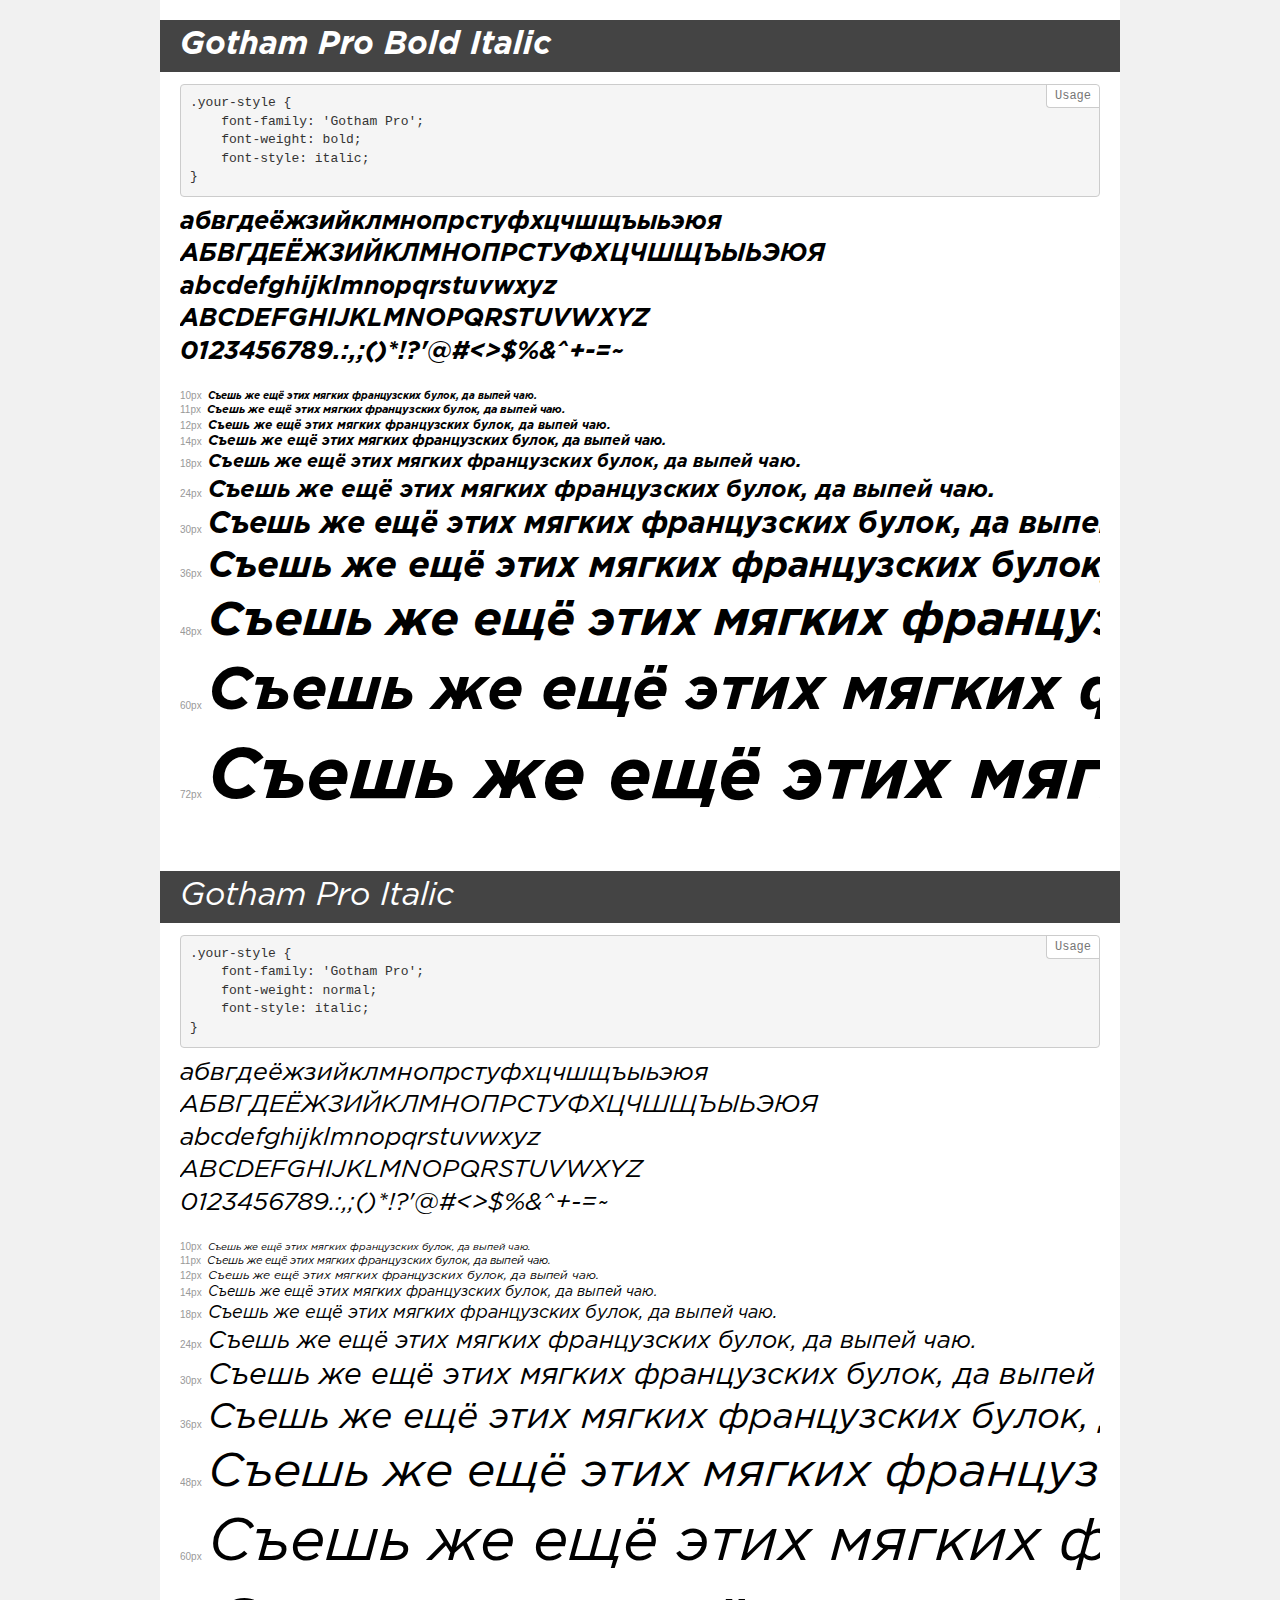
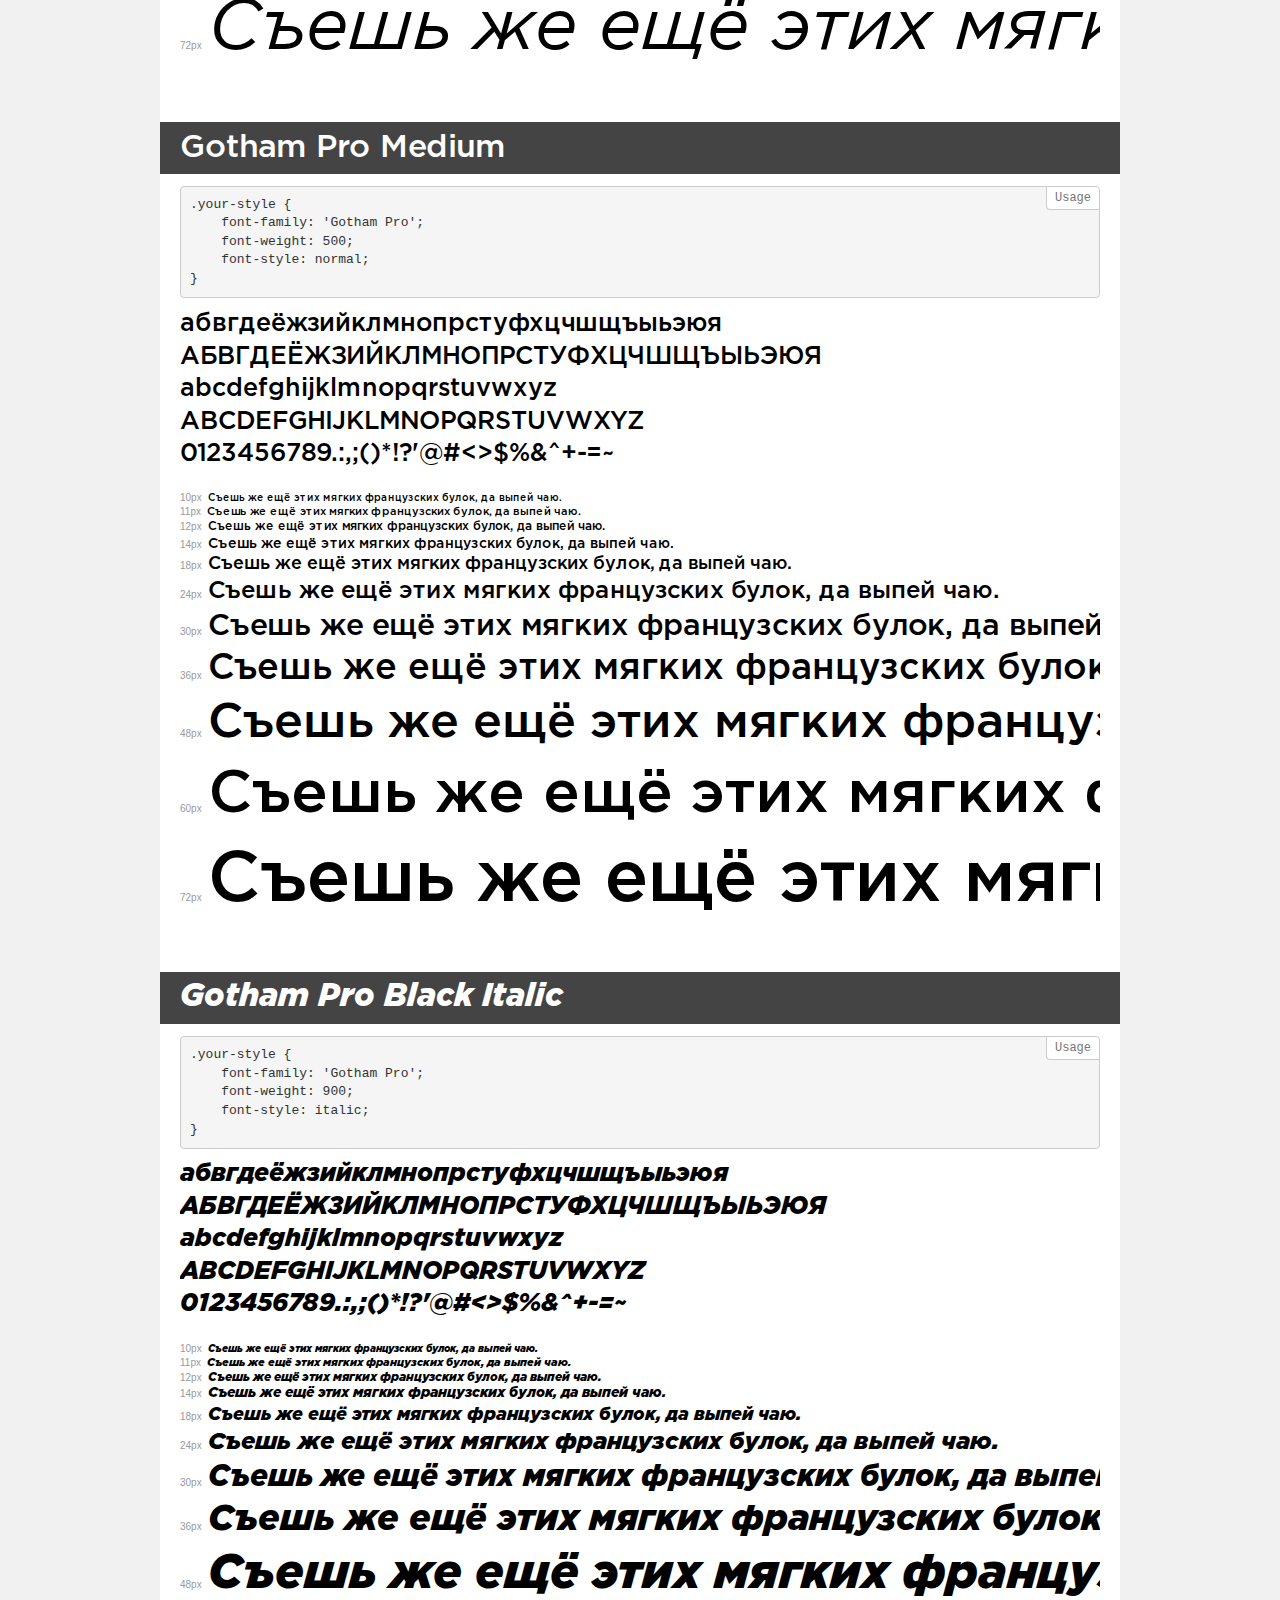
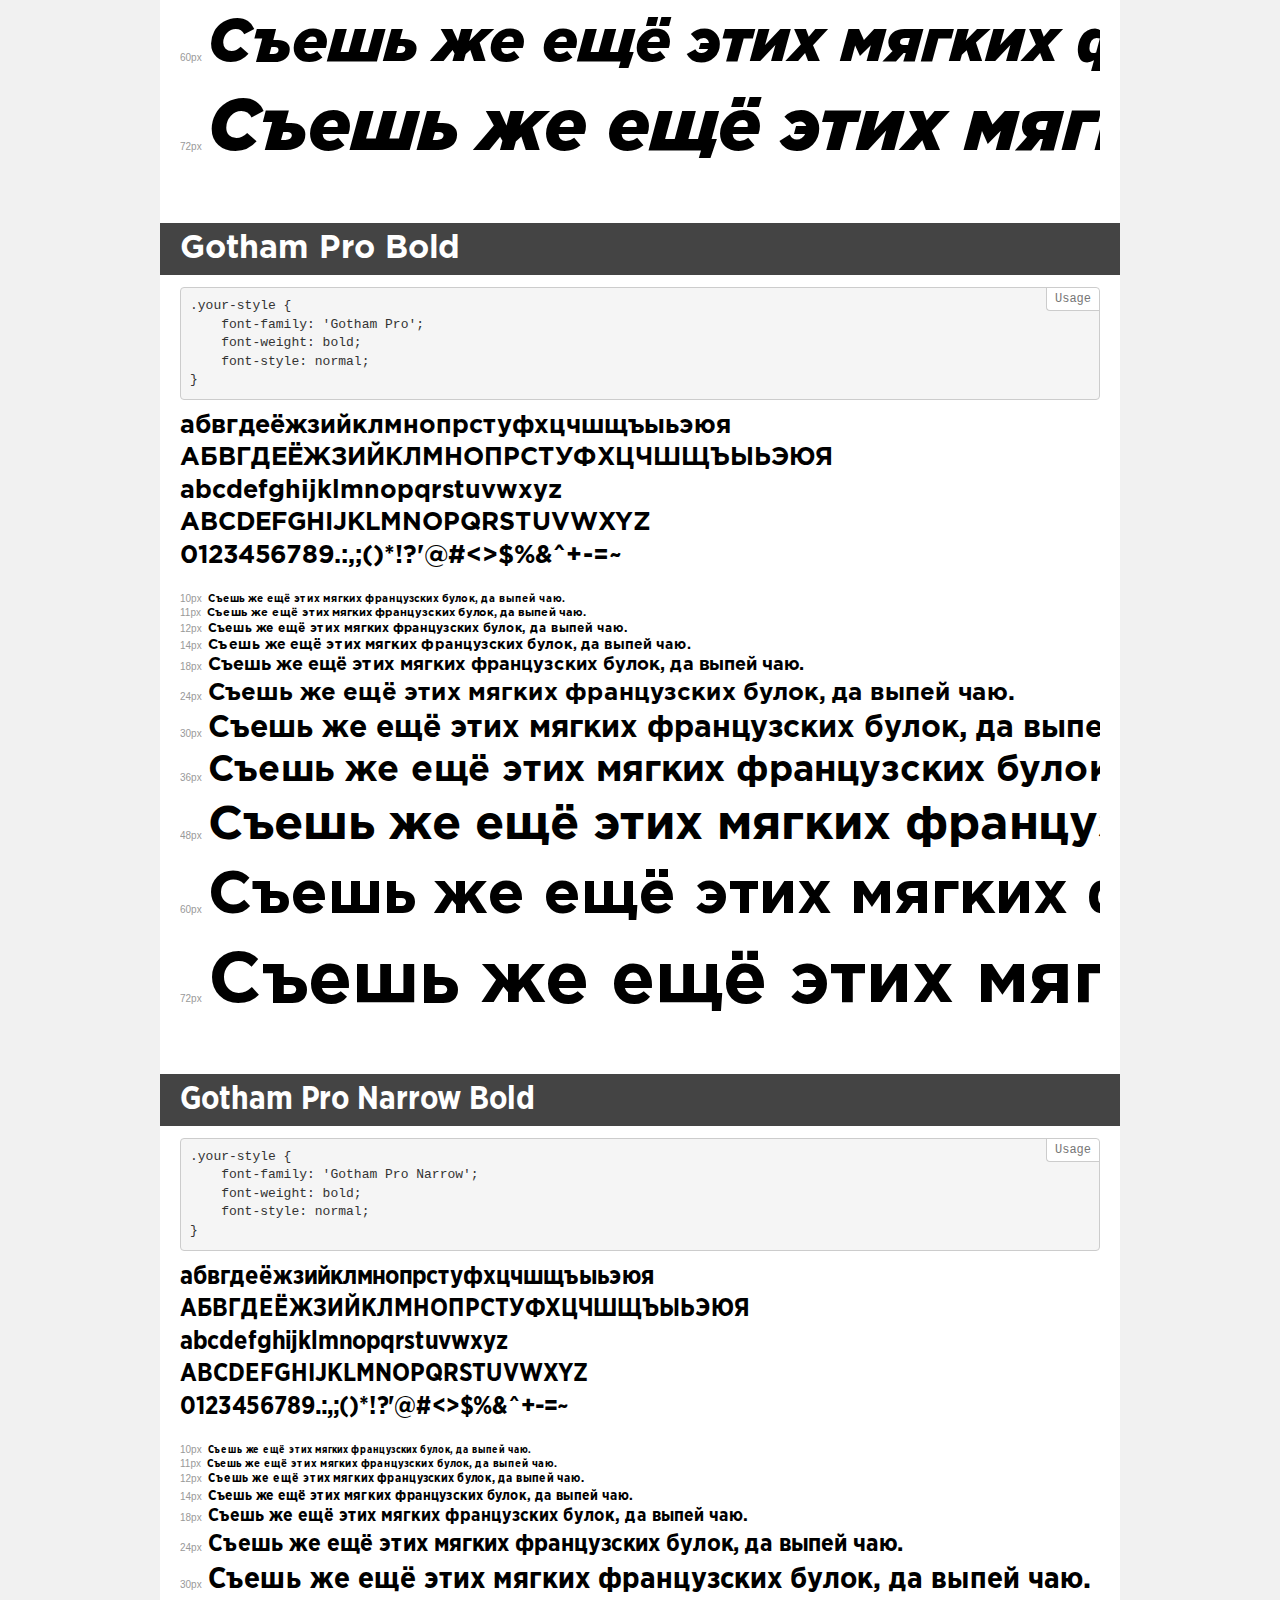
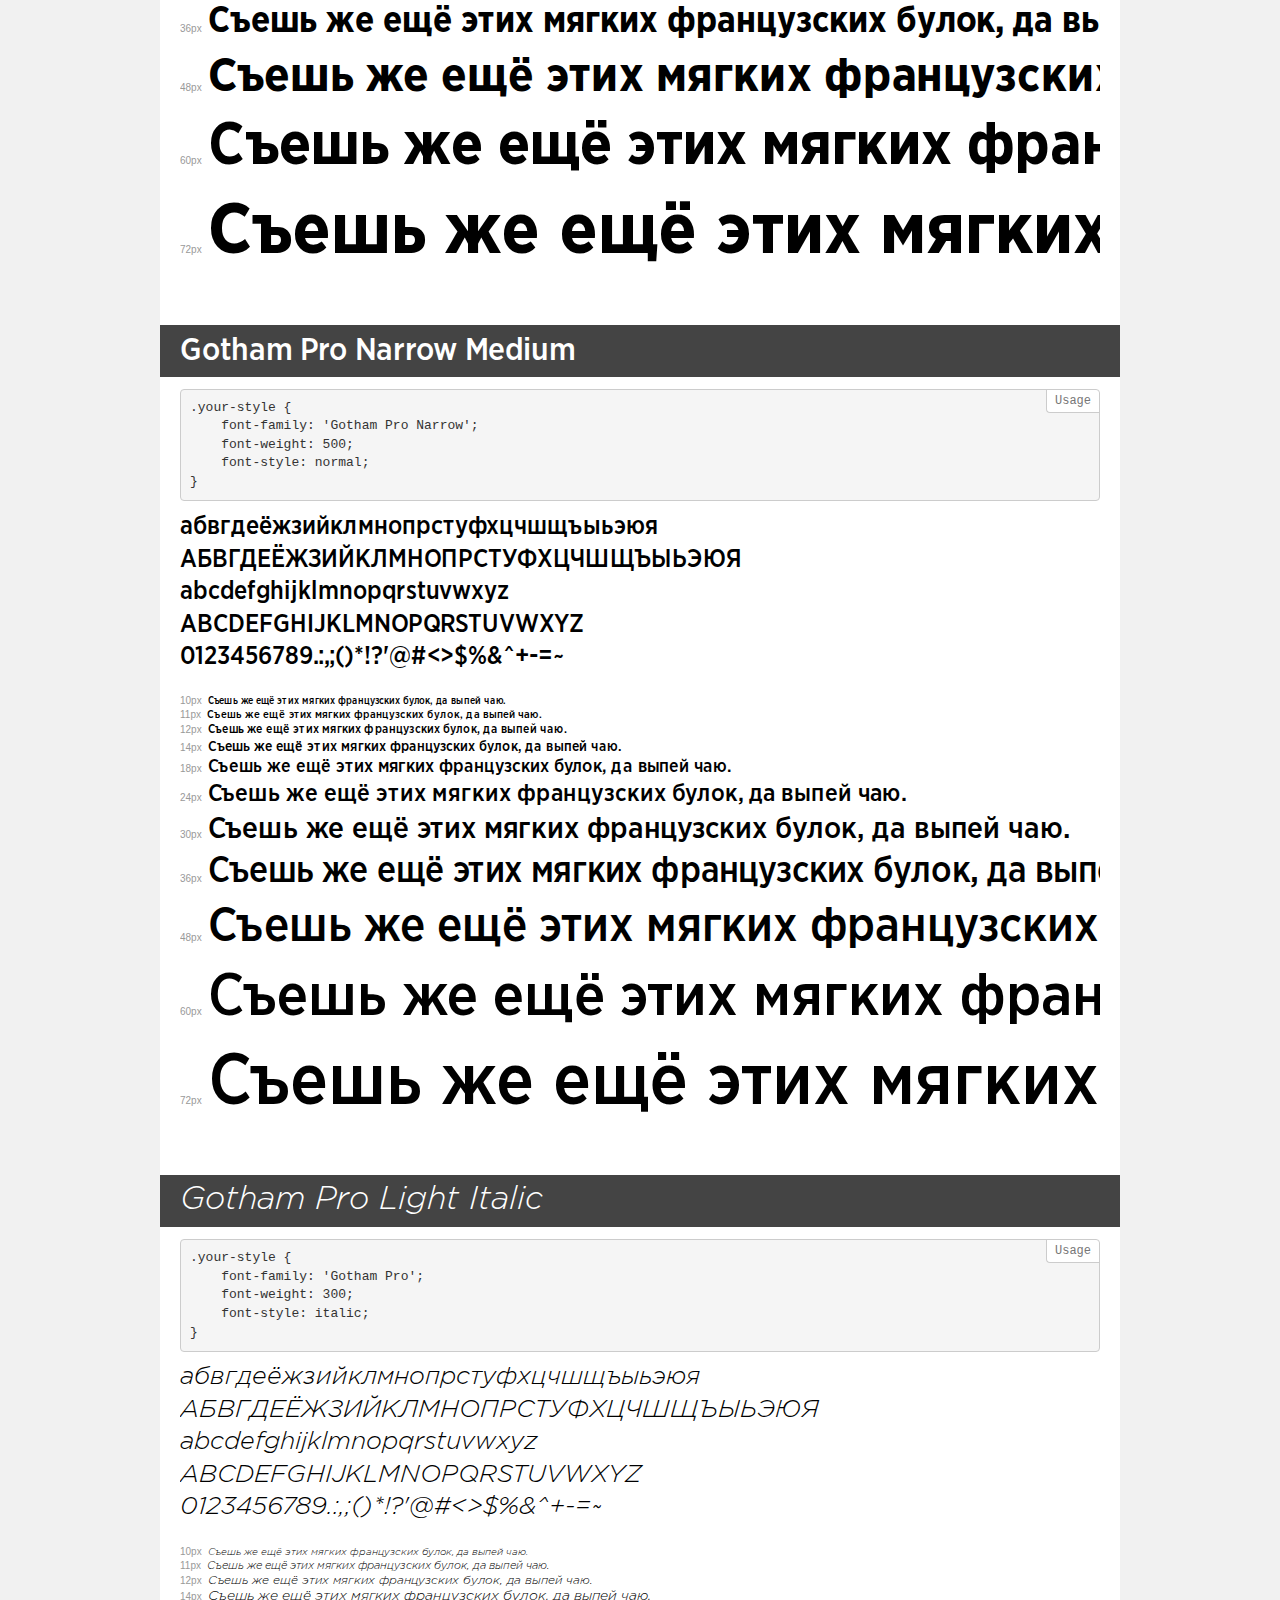
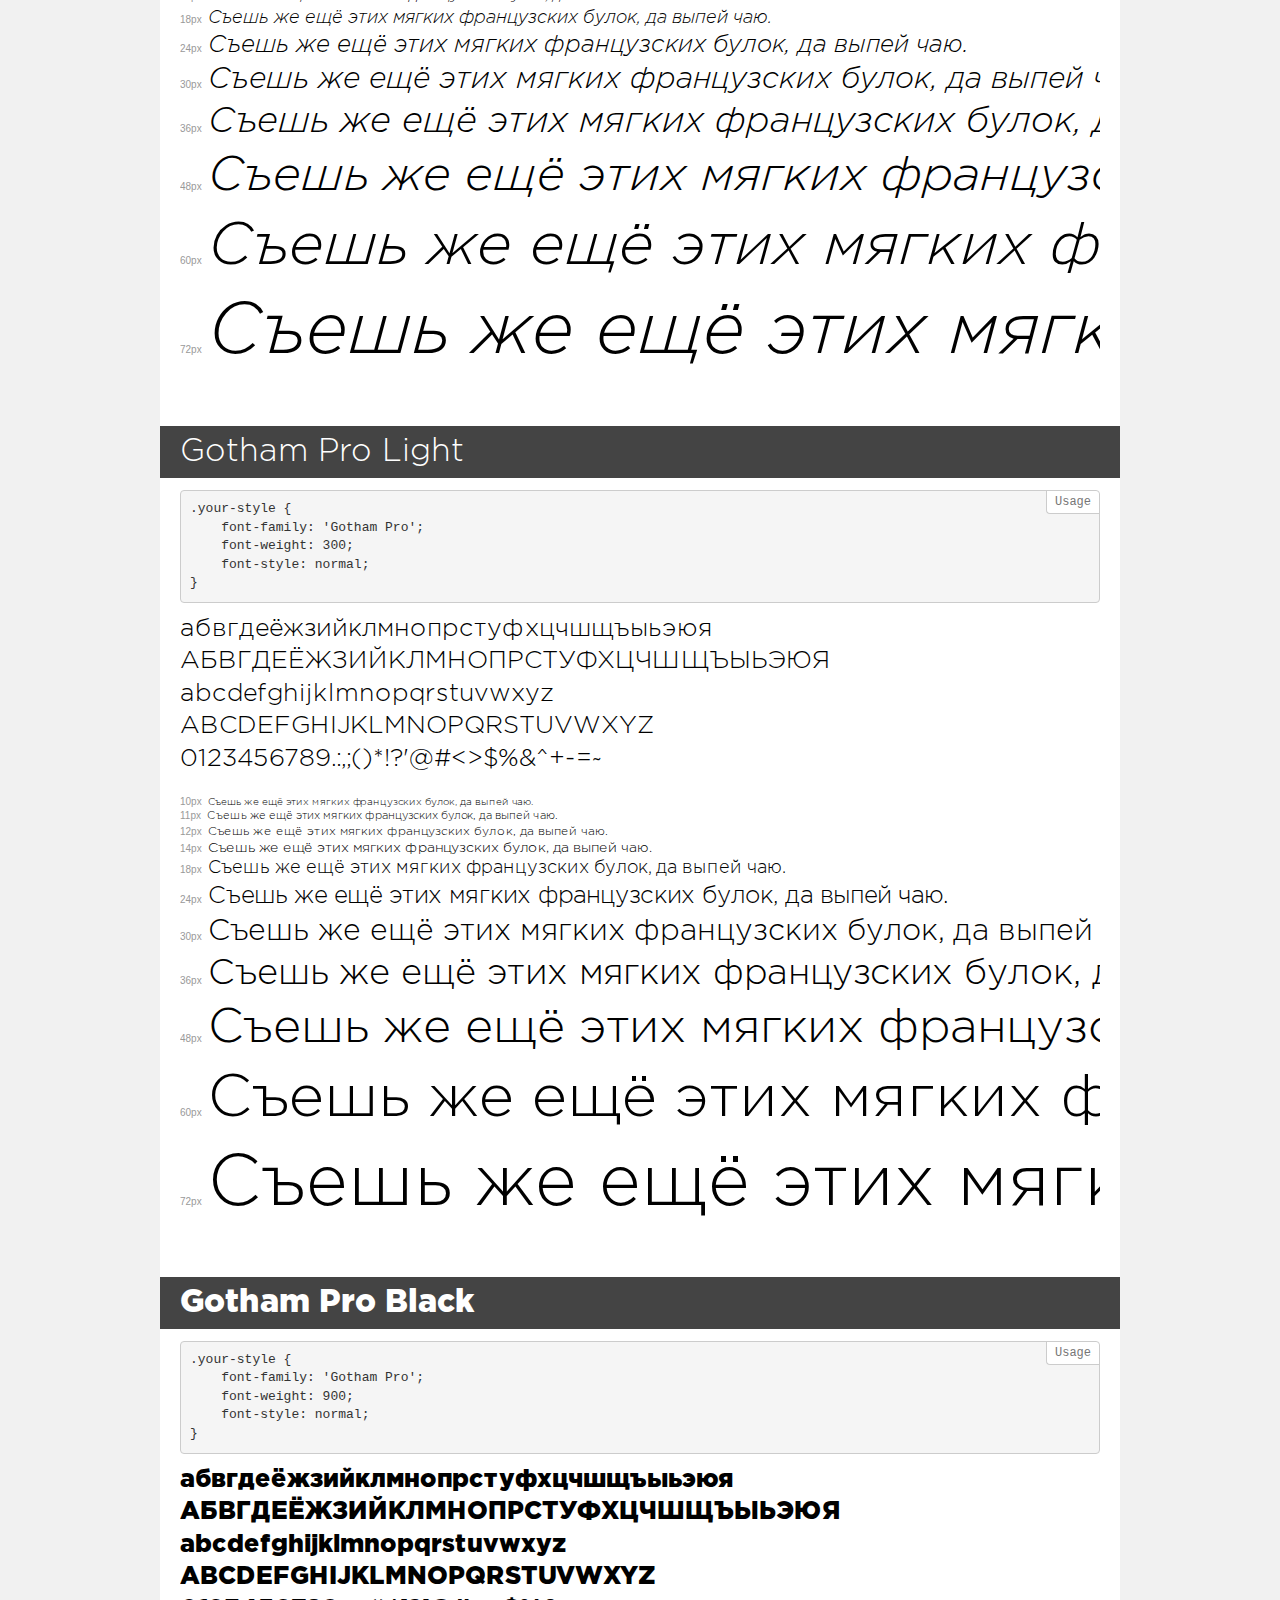
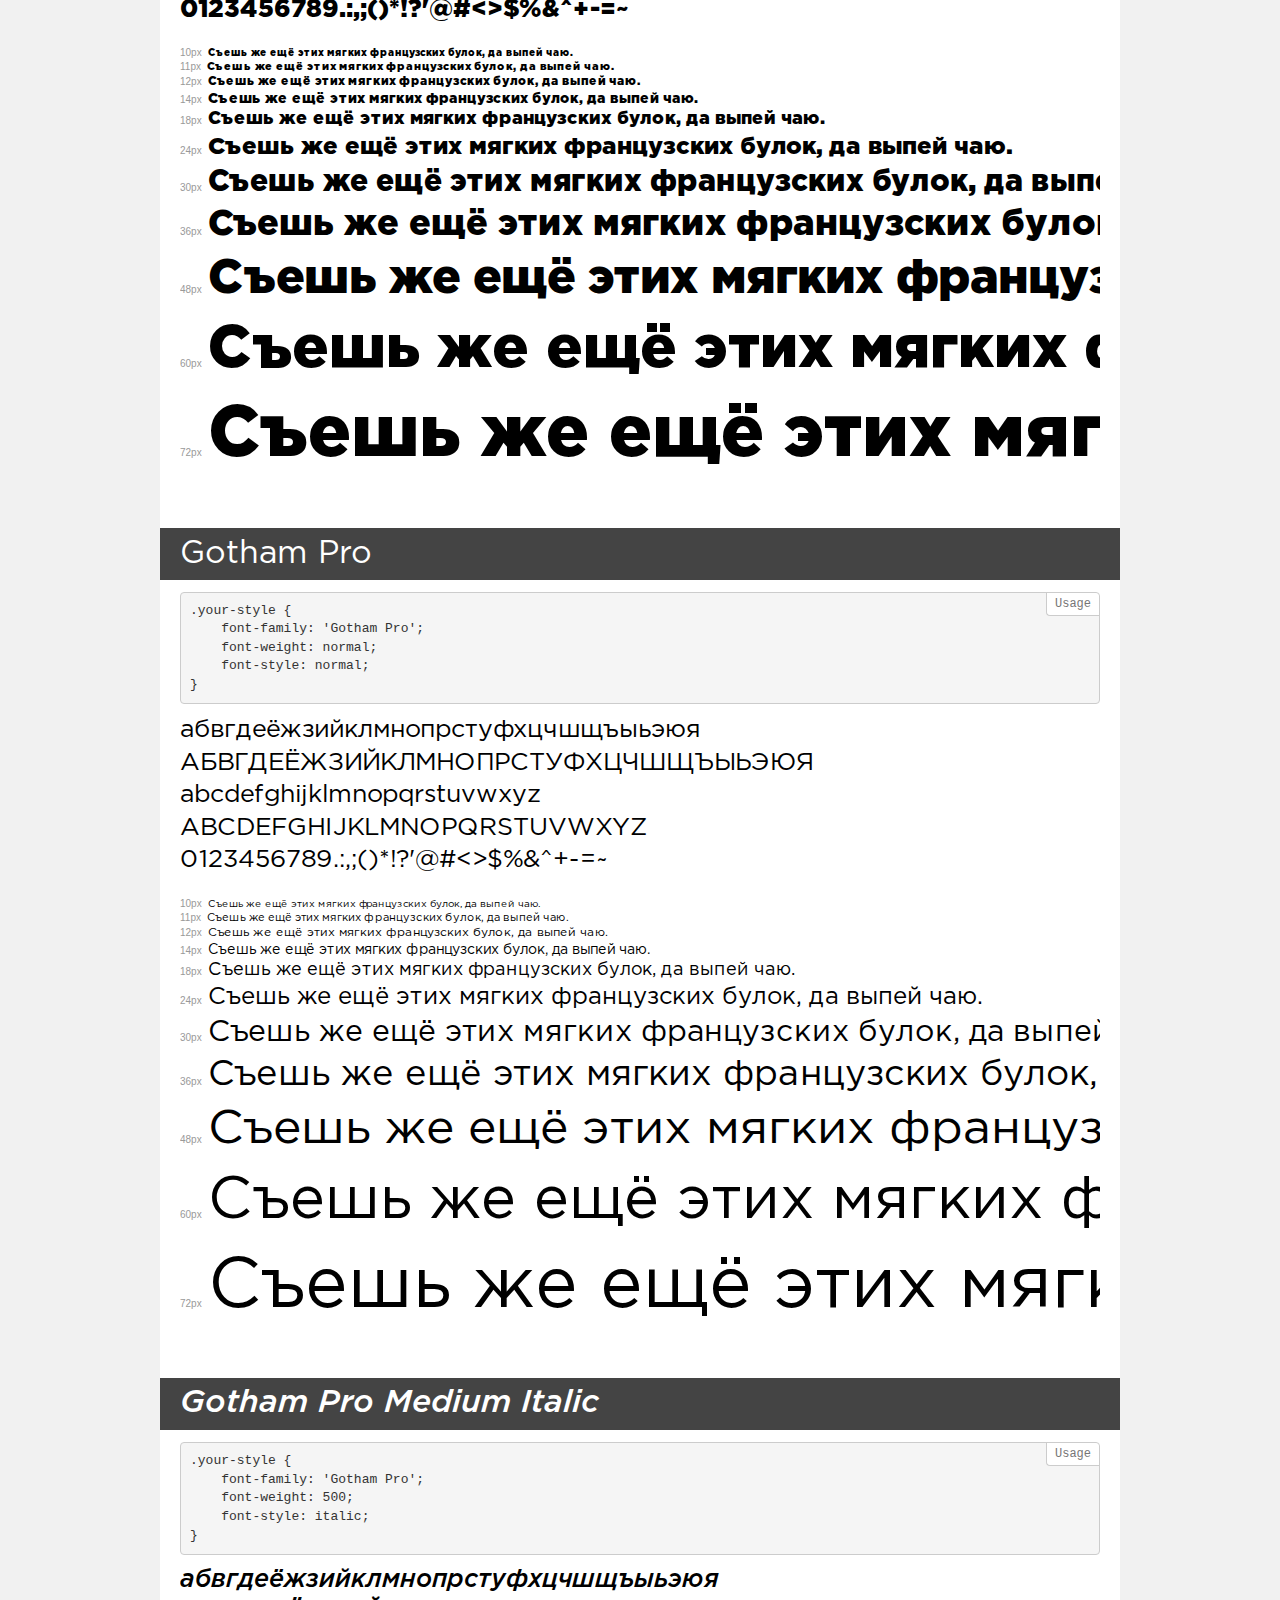
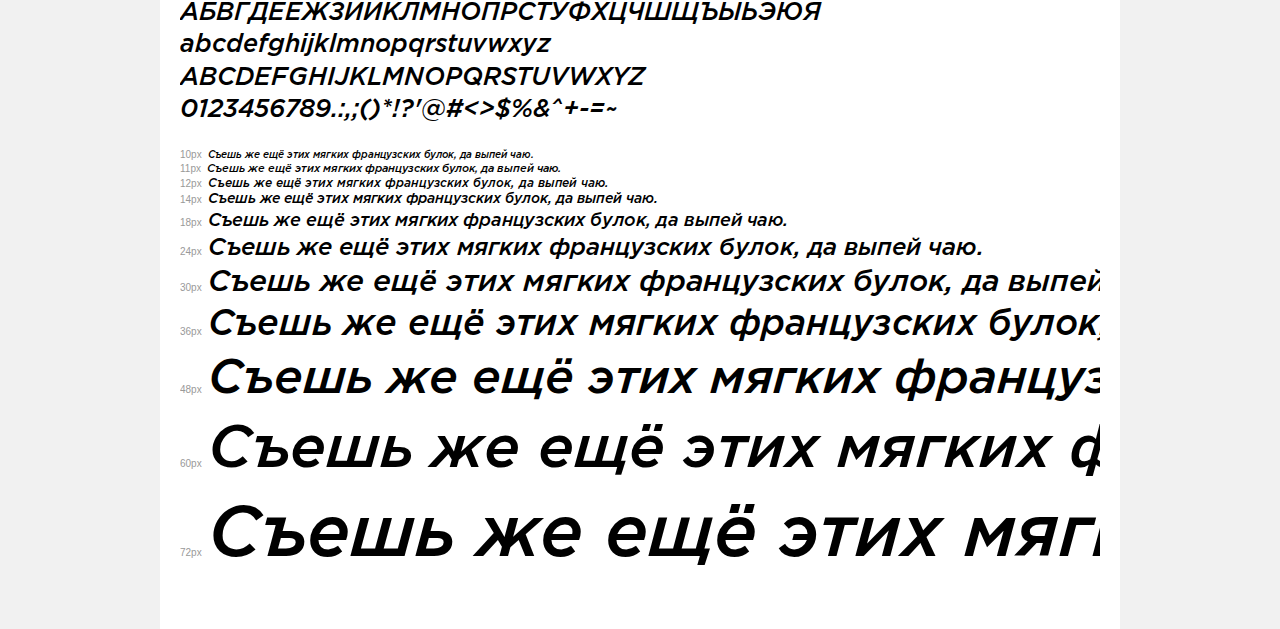
<file: fonts/demo.html>
<!DOCTYPE html>
<html>
<head>
	<meta charset="utf-8">
	<meta http-equiv="X-UA-Compatible" content="IE=edge">
	<meta name="viewport" content="width=device-width, initial-scale=1">
	<meta name="robots" content="noindex, noarchive">
	<title>Transfonter demo</title>
	<link href="stylesheet.css" rel="stylesheet">
	<style>
		/*
		http://meyerweb.com/eric/tools/css/reset/
		v2.0 | 20110126
		License: none (public domain)
		*/
		html, body, div, span, applet, object, iframe,
		h1, h2, h3, h4, h5, h6, p, blockquote, pre,
		a, abbr, acronym, address, big, cite, code,
		del, dfn, em, img, ins, kbd, q, s, samp,
		small, strike, strong, sub, sup, tt, var,
		b, u, i, center,
		dl, dt, dd, ol, ul, li,
		fieldset, form, label, legend,
		table, caption, tbody, tfoot, thead, tr, th, td,
		article, aside, canvas, details, embed,
		figure, figcaption, footer, header, hgroup,
		menu, nav, output, ruby, section, summary,
		time, mark, audio, video {
			margin: 0;
			padding: 0;
			border: 0;
			font-size: 100%;
			font: inherit;
			vertical-align: baseline;
		}
		/* HTML5 display-role reset for older browsers */
		article, aside, details, figcaption, figure,
		footer, header, hgroup, menu, nav, section {
			display: block;
		}
		body {
			line-height: 1;
		}
		ol, ul {
			list-style: none;
		}
		blockquote, q {
			quotes: none;
		}
		blockquote:before, blockquote:after,
		q:before, q:after {
			content: '';
			content: none;
		}
		table {
			border-collapse: collapse;
			border-spacing: 0;
		}
		/* common styles */
		body {
			background: #f1f1f1;
			color: #000;
		}
		.page {
			background: #fff;
			width: 920px;
			margin: 0 auto;
			padding: 20px 20px 0 20px;
			overflow: hidden;
		}
		.font-container {
			overflow-x: auto;
			overflow-y: hidden;
			margin-bottom: 40px;
			line-height: 1.3;
			white-space: nowrap;
			padding-bottom: 5px;
		}
		h1 {
			position: relative;
			background: #444;
			font-size: 32px;
			color: #fff;
			padding: 10px 20px;
			margin: 0 -20px 12px -20px;
		}
		.letters {
			font-size: 25px;
			margin-bottom: 20px;
		}
		.s10:before {
			content: '10px';
		}
		.s11:before {
			content: '11px';
		}
		.s12:before {
			content: '12px';
		}
		.s14:before {
			content: '14px';
		}
		.s18:before {
			content: '18px';
		}
		.s24:before {
			content: '24px';
		}
		.s30:before {
			content: '30px';
		}
		.s36:before {
			content: '36px';
		}
		.s48:before {
			content: '48px';
		}
		.s60:before {
			content: '60px';
		}
		.s72:before {
			content: '72px';
		}
		.s10:before, .s11:before, .s12:before, .s14:before,
		.s18:before, .s24:before, .s30:before, .s36:before,
		.s48:before, .s60:before, .s72:before {
			font-family: GothamPro, sans-serif;
			font-size: 10px;
			font-weight: normal;
			font-style: normal;
			color: #999;
			padding-right: 6px;
		}
		pre {
			display: block;
			position: relative;
			padding: 9px;
			margin: 0 0 10px;
			font-family: Monaco, Menlo, Consolas, "Courier New", monospace !important;
			font-size: 13px;
			line-height: 1.428571429;
			color: #333;
			font-weight: normal !important;
			font-style: normal !important;
			background-color: #f5f5f5;
			border: 1px solid #ccc;
			overflow-x: auto;
			border-radius: 4px;
		}
		pre:after {
			display: block;
			position: absolute;
			right: 0;
			top: 0;
			content: 'Usage';
			line-height: 1;
			padding: 5px 8px;
			font-size: 12px;
			color: #767676;
			background-color: #fff;
			border: 1px solid #ccc;
			border-right: none;
			border-top: none;
			border-radius: 0 4px 0 4px;
			z-index: 10;
		}
		/* responsive */
		@media (max-width: 959px) {
			.page {
				width: auto;
				margin: 0;
			}
		}
	</style>
</head>
<body>
<div class="page">
	<div class="demo" style="font-family: 'Gotham Pro'; font-weight: bold; font-style: italic;">
		<h1>Gotham Pro Bold Italic</h1>
		<pre>.your-style {
    font-family: 'Gotham Pro';
    font-weight: bold;
    font-style: italic;
}</pre>
		<div class="font-container">
			<p class="letters">
				абвгдеёжзийклмнопрстуфхцчшщъыьэюя <br />
				АБВГДЕЁЖЗИЙКЛМНОПРСТУФХЦЧШЩЪЫЬЭЮЯ <br />
				abcdefghijklmnopqrstuvwxyz <br />
				ABCDEFGHIJKLMNOPQRSTUVWXYZ <br />				0123456789.:,;()*!?'@#<>$%&^+-=~
			</p>
			<p class="s10" style="font-size: 10px;">Съешь же ещё этих мягких французских булок, да выпей чаю.</p>
			<p class="s11" style="font-size: 11px;">Съешь же ещё этих мягких французских булок, да выпей чаю.</p>
			<p class="s12" style="font-size: 12px;">Съешь же ещё этих мягких французских булок, да выпей чаю.</p>
			<p class="s14" style="font-size: 14px;">Съешь же ещё этих мягких французских булок, да выпей чаю.</p>
			<p class="s18" style="font-size: 18px;">Съешь же ещё этих мягких французских булок, да выпей чаю.</p>
			<p class="s24" style="font-size: 24px;">Съешь же ещё этих мягких французских булок, да выпей чаю.</p>
			<p class="s30" style="font-size: 30px;">Съешь же ещё этих мягких французских булок, да выпей чаю.</p>
			<p class="s36" style="font-size: 36px;">Съешь же ещё этих мягких французских булок, да выпей чаю.</p>
			<p class="s48" style="font-size: 48px;">Съешь же ещё этих мягких французских булок, да выпей чаю.</p>
			<p class="s60" style="font-size: 60px;">Съешь же ещё этих мягких французских булок, да выпей чаю.</p>
			<p class="s72" style="font-size: 72px;">Съешь же ещё этих мягких французских булок, да выпей чаю.</p>
		</div>
	</div>
	<div class="demo" style="font-family: 'Gotham Pro'; font-weight: normal; font-style: italic;">
		<h1>Gotham Pro Italic</h1>
		<pre>.your-style {
    font-family: 'Gotham Pro';
    font-weight: normal;
    font-style: italic;
}</pre>
		<div class="font-container">
			<p class="letters">
				абвгдеёжзийклмнопрстуфхцчшщъыьэюя <br />
				АБВГДЕЁЖЗИЙКЛМНОПРСТУФХЦЧШЩЪЫЬЭЮЯ <br />
				abcdefghijklmnopqrstuvwxyz <br />
				ABCDEFGHIJKLMNOPQRSTUVWXYZ <br />				0123456789.:,;()*!?'@#<>$%&^+-=~
			</p>
			<p class="s10" style="font-size: 10px;">Съешь же ещё этих мягких французских булок, да выпей чаю.</p>
			<p class="s11" style="font-size: 11px;">Съешь же ещё этих мягких французских булок, да выпей чаю.</p>
			<p class="s12" style="font-size: 12px;">Съешь же ещё этих мягких французских булок, да выпей чаю.</p>
			<p class="s14" style="font-size: 14px;">Съешь же ещё этих мягких французских булок, да выпей чаю.</p>
			<p class="s18" style="font-size: 18px;">Съешь же ещё этих мягких французских булок, да выпей чаю.</p>
			<p class="s24" style="font-size: 24px;">Съешь же ещё этих мягких французских булок, да выпей чаю.</p>
			<p class="s30" style="font-size: 30px;">Съешь же ещё этих мягких французских булок, да выпей чаю.</p>
			<p class="s36" style="font-size: 36px;">Съешь же ещё этих мягких французских булок, да выпей чаю.</p>
			<p class="s48" style="font-size: 48px;">Съешь же ещё этих мягких французских булок, да выпей чаю.</p>
			<p class="s60" style="font-size: 60px;">Съешь же ещё этих мягких французских булок, да выпей чаю.</p>
			<p class="s72" style="font-size: 72px;">Съешь же ещё этих мягких французских булок, да выпей чаю.</p>
		</div>
	</div>
	<div class="demo" style="font-family: 'Gotham Pro'; font-weight: 500; font-style: normal;">
		<h1>Gotham Pro Medium</h1>
		<pre>.your-style {
    font-family: 'Gotham Pro';
    font-weight: 500;
    font-style: normal;
}</pre>
		<div class="font-container">
			<p class="letters">
				абвгдеёжзийклмнопрстуфхцчшщъыьэюя <br />
				АБВГДЕЁЖЗИЙКЛМНОПРСТУФХЦЧШЩЪЫЬЭЮЯ <br />
				abcdefghijklmnopqrstuvwxyz <br />
				ABCDEFGHIJKLMNOPQRSTUVWXYZ <br />				0123456789.:,;()*!?'@#<>$%&^+-=~
			</p>
			<p class="s10" style="font-size: 10px;">Съешь же ещё этих мягких французских булок, да выпей чаю.</p>
			<p class="s11" style="font-size: 11px;">Съешь же ещё этих мягких французских булок, да выпей чаю.</p>
			<p class="s12" style="font-size: 12px;">Съешь же ещё этих мягких французских булок, да выпей чаю.</p>
			<p class="s14" style="font-size: 14px;">Съешь же ещё этих мягких французских булок, да выпей чаю.</p>
			<p class="s18" style="font-size: 18px;">Съешь же ещё этих мягких французских булок, да выпей чаю.</p>
			<p class="s24" style="font-size: 24px;">Съешь же ещё этих мягких французских булок, да выпей чаю.</p>
			<p class="s30" style="font-size: 30px;">Съешь же ещё этих мягких французских булок, да выпей чаю.</p>
			<p class="s36" style="font-size: 36px;">Съешь же ещё этих мягких французских булок, да выпей чаю.</p>
			<p class="s48" style="font-size: 48px;">Съешь же ещё этих мягких французских булок, да выпей чаю.</p>
			<p class="s60" style="font-size: 60px;">Съешь же ещё этих мягких французских булок, да выпей чаю.</p>
			<p class="s72" style="font-size: 72px;">Съешь же ещё этих мягких французских булок, да выпей чаю.</p>
		</div>
	</div>
	<div class="demo" style="font-family: 'Gotham Pro'; font-weight: 900; font-style: italic;">
		<h1>Gotham Pro Black Italic</h1>
		<pre>.your-style {
    font-family: 'Gotham Pro';
    font-weight: 900;
    font-style: italic;
}</pre>
		<div class="font-container">
			<p class="letters">
				абвгдеёжзийклмнопрстуфхцчшщъыьэюя <br />
				АБВГДЕЁЖЗИЙКЛМНОПРСТУФХЦЧШЩЪЫЬЭЮЯ <br />
				abcdefghijklmnopqrstuvwxyz <br />
				ABCDEFGHIJKLMNOPQRSTUVWXYZ <br />				0123456789.:,;()*!?'@#<>$%&^+-=~
			</p>
			<p class="s10" style="font-size: 10px;">Съешь же ещё этих мягких французских булок, да выпей чаю.</p>
			<p class="s11" style="font-size: 11px;">Съешь же ещё этих мягких французских булок, да выпей чаю.</p>
			<p class="s12" style="font-size: 12px;">Съешь же ещё этих мягких французских булок, да выпей чаю.</p>
			<p class="s14" style="font-size: 14px;">Съешь же ещё этих мягких французских булок, да выпей чаю.</p>
			<p class="s18" style="font-size: 18px;">Съешь же ещё этих мягких французских булок, да выпей чаю.</p>
			<p class="s24" style="font-size: 24px;">Съешь же ещё этих мягких французских булок, да выпей чаю.</p>
			<p class="s30" style="font-size: 30px;">Съешь же ещё этих мягких французских булок, да выпей чаю.</p>
			<p class="s36" style="font-size: 36px;">Съешь же ещё этих мягких французских булок, да выпей чаю.</p>
			<p class="s48" style="font-size: 48px;">Съешь же ещё этих мягких французских булок, да выпей чаю.</p>
			<p class="s60" style="font-size: 60px;">Съешь же ещё этих мягких французских булок, да выпей чаю.</p>
			<p class="s72" style="font-size: 72px;">Съешь же ещё этих мягких французских булок, да выпей чаю.</p>
		</div>
	</div>
	<div class="demo" style="font-family: 'Gotham Pro'; font-weight: bold; font-style: normal;">
		<h1>Gotham Pro Bold</h1>
		<pre>.your-style {
    font-family: 'Gotham Pro';
    font-weight: bold;
    font-style: normal;
}</pre>
		<div class="font-container">
			<p class="letters">
				абвгдеёжзийклмнопрстуфхцчшщъыьэюя <br />
				АБВГДЕЁЖЗИЙКЛМНОПРСТУФХЦЧШЩЪЫЬЭЮЯ <br />
				abcdefghijklmnopqrstuvwxyz <br />
				ABCDEFGHIJKLMNOPQRSTUVWXYZ <br />				0123456789.:,;()*!?'@#<>$%&^+-=~
			</p>
			<p class="s10" style="font-size: 10px;">Съешь же ещё этих мягких французских булок, да выпей чаю.</p>
			<p class="s11" style="font-size: 11px;">Съешь же ещё этих мягких французских булок, да выпей чаю.</p>
			<p class="s12" style="font-size: 12px;">Съешь же ещё этих мягких французских булок, да выпей чаю.</p>
			<p class="s14" style="font-size: 14px;">Съешь же ещё этих мягких французских булок, да выпей чаю.</p>
			<p class="s18" style="font-size: 18px;">Съешь же ещё этих мягких французских булок, да выпей чаю.</p>
			<p class="s24" style="font-size: 24px;">Съешь же ещё этих мягких французских булок, да выпей чаю.</p>
			<p class="s30" style="font-size: 30px;">Съешь же ещё этих мягких французских булок, да выпей чаю.</p>
			<p class="s36" style="font-size: 36px;">Съешь же ещё этих мягких французских булок, да выпей чаю.</p>
			<p class="s48" style="font-size: 48px;">Съешь же ещё этих мягких французских булок, да выпей чаю.</p>
			<p class="s60" style="font-size: 60px;">Съешь же ещё этих мягких французских булок, да выпей чаю.</p>
			<p class="s72" style="font-size: 72px;">Съешь же ещё этих мягких французских булок, да выпей чаю.</p>
		</div>
	</div>
	<div class="demo" style="font-family: 'Gotham Pro Narrow'; font-weight: bold; font-style: normal;">
		<h1>Gotham Pro Narrow Bold</h1>
		<pre>.your-style {
    font-family: 'Gotham Pro Narrow';
    font-weight: bold;
    font-style: normal;
}</pre>
		<div class="font-container">
			<p class="letters">
				абвгдеёжзийклмнопрстуфхцчшщъыьэюя <br />
				АБВГДЕЁЖЗИЙКЛМНОПРСТУФХЦЧШЩЪЫЬЭЮЯ <br />
				abcdefghijklmnopqrstuvwxyz <br />
				ABCDEFGHIJKLMNOPQRSTUVWXYZ <br />				0123456789.:,;()*!?'@#<>$%&^+-=~
			</p>
			<p class="s10" style="font-size: 10px;">Съешь же ещё этих мягких французских булок, да выпей чаю.</p>
			<p class="s11" style="font-size: 11px;">Съешь же ещё этих мягких французских булок, да выпей чаю.</p>
			<p class="s12" style="font-size: 12px;">Съешь же ещё этих мягких французских булок, да выпей чаю.</p>
			<p class="s14" style="font-size: 14px;">Съешь же ещё этих мягких французских булок, да выпей чаю.</p>
			<p class="s18" style="font-size: 18px;">Съешь же ещё этих мягких французских булок, да выпей чаю.</p>
			<p class="s24" style="font-size: 24px;">Съешь же ещё этих мягких французских булок, да выпей чаю.</p>
			<p class="s30" style="font-size: 30px;">Съешь же ещё этих мягких французских булок, да выпей чаю.</p>
			<p class="s36" style="font-size: 36px;">Съешь же ещё этих мягких французских булок, да выпей чаю.</p>
			<p class="s48" style="font-size: 48px;">Съешь же ещё этих мягких французских булок, да выпей чаю.</p>
			<p class="s60" style="font-size: 60px;">Съешь же ещё этих мягких французских булок, да выпей чаю.</p>
			<p class="s72" style="font-size: 72px;">Съешь же ещё этих мягких французских булок, да выпей чаю.</p>
		</div>
	</div>
	<div class="demo" style="font-family: 'Gotham Pro Narrow'; font-weight: 500; font-style: normal;">
		<h1>Gotham Pro Narrow Medium</h1>
		<pre>.your-style {
    font-family: 'Gotham Pro Narrow';
    font-weight: 500;
    font-style: normal;
}</pre>
		<div class="font-container">
			<p class="letters">
				абвгдеёжзийклмнопрстуфхцчшщъыьэюя <br />
				АБВГДЕЁЖЗИЙКЛМНОПРСТУФХЦЧШЩЪЫЬЭЮЯ <br />
				abcdefghijklmnopqrstuvwxyz <br />
				ABCDEFGHIJKLMNOPQRSTUVWXYZ <br />				0123456789.:,;()*!?'@#<>$%&^+-=~
			</p>
			<p class="s10" style="font-size: 10px;">Съешь же ещё этих мягких французских булок, да выпей чаю.</p>
			<p class="s11" style="font-size: 11px;">Съешь же ещё этих мягких французских булок, да выпей чаю.</p>
			<p class="s12" style="font-size: 12px;">Съешь же ещё этих мягких французских булок, да выпей чаю.</p>
			<p class="s14" style="font-size: 14px;">Съешь же ещё этих мягких французских булок, да выпей чаю.</p>
			<p class="s18" style="font-size: 18px;">Съешь же ещё этих мягких французских булок, да выпей чаю.</p>
			<p class="s24" style="font-size: 24px;">Съешь же ещё этих мягких французских булок, да выпей чаю.</p>
			<p class="s30" style="font-size: 30px;">Съешь же ещё этих мягких французских булок, да выпей чаю.</p>
			<p class="s36" style="font-size: 36px;">Съешь же ещё этих мягких французских булок, да выпей чаю.</p>
			<p class="s48" style="font-size: 48px;">Съешь же ещё этих мягких французских булок, да выпей чаю.</p>
			<p class="s60" style="font-size: 60px;">Съешь же ещё этих мягких французских булок, да выпей чаю.</p>
			<p class="s72" style="font-size: 72px;">Съешь же ещё этих мягких французских булок, да выпей чаю.</p>
		</div>
	</div>
	<div class="demo" style="font-family: 'Gotham Pro'; font-weight: 300; font-style: italic;">
		<h1>Gotham Pro Light Italic</h1>
		<pre>.your-style {
    font-family: 'Gotham Pro';
    font-weight: 300;
    font-style: italic;
}</pre>
		<div class="font-container">
			<p class="letters">
				абвгдеёжзийклмнопрстуфхцчшщъыьэюя <br />
				АБВГДЕЁЖЗИЙКЛМНОПРСТУФХЦЧШЩЪЫЬЭЮЯ <br />
				abcdefghijklmnopqrstuvwxyz <br />
				ABCDEFGHIJKLMNOPQRSTUVWXYZ <br />				0123456789.:,;()*!?'@#<>$%&^+-=~
			</p>
			<p class="s10" style="font-size: 10px;">Съешь же ещё этих мягких французских булок, да выпей чаю.</p>
			<p class="s11" style="font-size: 11px;">Съешь же ещё этих мягких французских булок, да выпей чаю.</p>
			<p class="s12" style="font-size: 12px;">Съешь же ещё этих мягких французских булок, да выпей чаю.</p>
			<p class="s14" style="font-size: 14px;">Съешь же ещё этих мягких французских булок, да выпей чаю.</p>
			<p class="s18" style="font-size: 18px;">Съешь же ещё этих мягких французских булок, да выпей чаю.</p>
			<p class="s24" style="font-size: 24px;">Съешь же ещё этих мягких французских булок, да выпей чаю.</p>
			<p class="s30" style="font-size: 30px;">Съешь же ещё этих мягких французских булок, да выпей чаю.</p>
			<p class="s36" style="font-size: 36px;">Съешь же ещё этих мягких французских булок, да выпей чаю.</p>
			<p class="s48" style="font-size: 48px;">Съешь же ещё этих мягких французских булок, да выпей чаю.</p>
			<p class="s60" style="font-size: 60px;">Съешь же ещё этих мягких французских булок, да выпей чаю.</p>
			<p class="s72" style="font-size: 72px;">Съешь же ещё этих мягких французских булок, да выпей чаю.</p>
		</div>
	</div>
	<div class="demo" style="font-family: 'Gotham Pro'; font-weight: 300; font-style: normal;">
		<h1>Gotham Pro Light</h1>
		<pre>.your-style {
    font-family: 'Gotham Pro';
    font-weight: 300;
    font-style: normal;
}</pre>
		<div class="font-container">
			<p class="letters">
				абвгдеёжзийклмнопрстуфхцчшщъыьэюя <br />
				АБВГДЕЁЖЗИЙКЛМНОПРСТУФХЦЧШЩЪЫЬЭЮЯ <br />
				abcdefghijklmnopqrstuvwxyz <br />
				ABCDEFGHIJKLMNOPQRSTUVWXYZ <br />				0123456789.:,;()*!?'@#<>$%&^+-=~
			</p>
			<p class="s10" style="font-size: 10px;">Съешь же ещё этих мягких французских булок, да выпей чаю.</p>
			<p class="s11" style="font-size: 11px;">Съешь же ещё этих мягких французских булок, да выпей чаю.</p>
			<p class="s12" style="font-size: 12px;">Съешь же ещё этих мягких французских булок, да выпей чаю.</p>
			<p class="s14" style="font-size: 14px;">Съешь же ещё этих мягких французских булок, да выпей чаю.</p>
			<p class="s18" style="font-size: 18px;">Съешь же ещё этих мягких французских булок, да выпей чаю.</p>
			<p class="s24" style="font-size: 24px;">Съешь же ещё этих мягких французских булок, да выпей чаю.</p>
			<p class="s30" style="font-size: 30px;">Съешь же ещё этих мягких французских булок, да выпей чаю.</p>
			<p class="s36" style="font-size: 36px;">Съешь же ещё этих мягких французских булок, да выпей чаю.</p>
			<p class="s48" style="font-size: 48px;">Съешь же ещё этих мягких французских булок, да выпей чаю.</p>
			<p class="s60" style="font-size: 60px;">Съешь же ещё этих мягких французских булок, да выпей чаю.</p>
			<p class="s72" style="font-size: 72px;">Съешь же ещё этих мягких французских булок, да выпей чаю.</p>
		</div>
	</div>
	<div class="demo" style="font-family: 'Gotham Pro'; font-weight: 900; font-style: normal;">
		<h1>Gotham Pro Black</h1>
		<pre>.your-style {
    font-family: 'Gotham Pro';
    font-weight: 900;
    font-style: normal;
}</pre>
		<div class="font-container">
			<p class="letters">
				абвгдеёжзийклмнопрстуфхцчшщъыьэюя <br />
				АБВГДЕЁЖЗИЙКЛМНОПРСТУФХЦЧШЩЪЫЬЭЮЯ <br />
				abcdefghijklmnopqrstuvwxyz <br />
				ABCDEFGHIJKLMNOPQRSTUVWXYZ <br />				0123456789.:,;()*!?'@#<>$%&^+-=~
			</p>
			<p class="s10" style="font-size: 10px;">Съешь же ещё этих мягких французских булок, да выпей чаю.</p>
			<p class="s11" style="font-size: 11px;">Съешь же ещё этих мягких французских булок, да выпей чаю.</p>
			<p class="s12" style="font-size: 12px;">Съешь же ещё этих мягких французских булок, да выпей чаю.</p>
			<p class="s14" style="font-size: 14px;">Съешь же ещё этих мягких французских булок, да выпей чаю.</p>
			<p class="s18" style="font-size: 18px;">Съешь же ещё этих мягких французских булок, да выпей чаю.</p>
			<p class="s24" style="font-size: 24px;">Съешь же ещё этих мягких французских булок, да выпей чаю.</p>
			<p class="s30" style="font-size: 30px;">Съешь же ещё этих мягких французских булок, да выпей чаю.</p>
			<p class="s36" style="font-size: 36px;">Съешь же ещё этих мягких французских булок, да выпей чаю.</p>
			<p class="s48" style="font-size: 48px;">Съешь же ещё этих мягких французских булок, да выпей чаю.</p>
			<p class="s60" style="font-size: 60px;">Съешь же ещё этих мягких французских булок, да выпей чаю.</p>
			<p class="s72" style="font-size: 72px;">Съешь же ещё этих мягких французских булок, да выпей чаю.</p>
		</div>
	</div>
	<div class="demo" style="font-family: 'Gotham Pro'; font-weight: normal; font-style: normal;">
		<h1>Gotham Pro</h1>
		<pre>.your-style {
    font-family: 'Gotham Pro';
    font-weight: normal;
    font-style: normal;
}</pre>
		<div class="font-container">
			<p class="letters">
				абвгдеёжзийклмнопрстуфхцчшщъыьэюя <br />
				АБВГДЕЁЖЗИЙКЛМНОПРСТУФХЦЧШЩЪЫЬЭЮЯ <br />
				abcdefghijklmnopqrstuvwxyz <br />
				ABCDEFGHIJKLMNOPQRSTUVWXYZ <br />				0123456789.:,;()*!?'@#<>$%&^+-=~
			</p>
			<p class="s10" style="font-size: 10px;">Съешь же ещё этих мягких французских булок, да выпей чаю.</p>
			<p class="s11" style="font-size: 11px;">Съешь же ещё этих мягких французских булок, да выпей чаю.</p>
			<p class="s12" style="font-size: 12px;">Съешь же ещё этих мягких французских булок, да выпей чаю.</p>
			<p class="s14" style="font-size: 14px;">Съешь же ещё этих мягких французских булок, да выпей чаю.</p>
			<p class="s18" style="font-size: 18px;">Съешь же ещё этих мягких французских булок, да выпей чаю.</p>
			<p class="s24" style="font-size: 24px;">Съешь же ещё этих мягких французских булок, да выпей чаю.</p>
			<p class="s30" style="font-size: 30px;">Съешь же ещё этих мягких французских булок, да выпей чаю.</p>
			<p class="s36" style="font-size: 36px;">Съешь же ещё этих мягких французских булок, да выпей чаю.</p>
			<p class="s48" style="font-size: 48px;">Съешь же ещё этих мягких французских булок, да выпей чаю.</p>
			<p class="s60" style="font-size: 60px;">Съешь же ещё этих мягких французских булок, да выпей чаю.</p>
			<p class="s72" style="font-size: 72px;">Съешь же ещё этих мягких французских булок, да выпей чаю.</p>
		</div>
	</div>
	<div class="demo" style="font-family: 'Gotham Pro'; font-weight: 500; font-style: italic;">
		<h1>Gotham Pro Medium Italic</h1>
		<pre>.your-style {
    font-family: 'Gotham Pro';
    font-weight: 500;
    font-style: italic;
}</pre>
		<div class="font-container">
			<p class="letters">
				абвгдеёжзийклмнопрстуфхцчшщъыьэюя <br />
				АБВГДЕЁЖЗИЙКЛМНОПРСТУФХЦЧШЩЪЫЬЭЮЯ <br />
				abcdefghijklmnopqrstuvwxyz <br />
				ABCDEFGHIJKLMNOPQRSTUVWXYZ <br />				0123456789.:,;()*!?'@#<>$%&^+-=~
			</p>
			<p class="s10" style="font-size: 10px;">Съешь же ещё этих мягких французских булок, да выпей чаю.</p>
			<p class="s11" style="font-size: 11px;">Съешь же ещё этих мягких французских булок, да выпей чаю.</p>
			<p class="s12" style="font-size: 12px;">Съешь же ещё этих мягких французских булок, да выпей чаю.</p>
			<p class="s14" style="font-size: 14px;">Съешь же ещё этих мягких французских булок, да выпей чаю.</p>
			<p class="s18" style="font-size: 18px;">Съешь же ещё этих мягких французских булок, да выпей чаю.</p>
			<p class="s24" style="font-size: 24px;">Съешь же ещё этих мягких французских булок, да выпей чаю.</p>
			<p class="s30" style="font-size: 30px;">Съешь же ещё этих мягких французских булок, да выпей чаю.</p>
			<p class="s36" style="font-size: 36px;">Съешь же ещё этих мягких французских булок, да выпей чаю.</p>
			<p class="s48" style="font-size: 48px;">Съешь же ещё этих мягких французских булок, да выпей чаю.</p>
			<p class="s60" style="font-size: 60px;">Съешь же ещё этих мягких французских булок, да выпей чаю.</p>
			<p class="s72" style="font-size: 72px;">Съешь же ещё этих мягких французских булок, да выпей чаю.</p>
		</div>
	</div>
</div>
</body>
</html>
</file>
<file: fonts/stylesheet.css>
/* This stylesheet generated by Transfonter (https://transfonter.org) on June 26, 2017 12:11 PM */

@font-face {
	font-family: 'Gotham Pro';
	src: url('GothamPro-BoldItalic.eot');
	src: local('Gotham Pro Bold Italic'), local('GothamPro-BoldItalic'),
		url('GothamPro-BoldItalic.eot?#iefix') format('embedded-opentype'),
		url('GothamPro-BoldItalic.woff') format('woff'),
		url('GothamPro-BoldItalic.ttf') format('truetype');
	font-weight: bold;
	font-style: italic;
}

@font-face {
	font-family: 'Gotham Pro';
	src: url('GothamPro-Italic.eot');
	src: local('Gotham Pro Italic'), local('GothamPro-Italic'),
		url('GothamPro-Italic.eot?#iefix') format('embedded-opentype'),
		url('GothamPro-Italic.woff') format('woff'),
		url('GothamPro-Italic.ttf') format('truetype');
	font-weight: normal;
	font-style: italic;
}

@font-face {
	font-family: 'Gotham Pro';
	src: url('GothamPro-Medium.eot');
	src: local('Gotham Pro Medium'), local('GothamPro-Medium'),
		url('GothamPro-Medium.eot?#iefix') format('embedded-opentype'),
		url('GothamPro-Medium.woff') format('woff'),
		url('GothamPro-Medium.ttf') format('truetype');
	font-weight: 500;
	font-style: normal;
}

@font-face {
	font-family: 'Gotham Pro';
	src: url('GothamPro-BlackItalic.eot');
	src: local('Gotham Pro Black Italic'), local('GothamPro-BlackItalic'),
		url('GothamPro-BlackItalic.eot?#iefix') format('embedded-opentype'),
		url('GothamPro-BlackItalic.woff') format('woff'),
		url('GothamPro-BlackItalic.ttf') format('truetype');
	font-weight: 900;
	font-style: italic;
}

@font-face {
	font-family: 'Gotham Pro';
	src: url('GothamPro-Bold.eot');
	src: local('Gotham Pro Bold'), local('GothamPro-Bold'),
		url('GothamPro-Bold.eot?#iefix') format('embedded-opentype'),
		url('GothamPro-Bold.woff') format('woff'),
		url('GothamPro-Bold.ttf') format('truetype');
	font-weight: bold;
	font-style: normal;
}

@font-face {
	font-family: 'Gotham Pro Narrow';
	src: url('GothamProNarrow-Bold.eot');
	src: local('Gotham Pro Narrow Bold'), local('GothamProNarrow-Bold'),
		url('GothamProNarrow-Bold.eot?#iefix') format('embedded-opentype'),
		url('GothamProNarrow-Bold.woff') format('woff'),
		url('GothamProNarrow-Bold.ttf') format('truetype');
	font-weight: bold;
	font-style: normal;
}

@font-face {
	font-family: 'Gotham Pro Narrow';
	src: url('GothamProNarrow-Medium.eot');
	src: local('Gotham Pro Narrow Medium'), local('GothamProNarrow-Medium'),
		url('GothamProNarrow-Medium.eot?#iefix') format('embedded-opentype'),
		url('GothamProNarrow-Medium.woff') format('woff'),
		url('GothamProNarrow-Medium.ttf') format('truetype');
	font-weight: 500;
	font-style: normal;
}

@font-face {
	font-family: 'Gotham Pro';
	src: url('GothamPro-LightItalic.eot');
	src: local('Gotham Pro Light Italic'), local('GothamPro-LightItalic'),
		url('GothamPro-LightItalic.eot?#iefix') format('embedded-opentype'),
		url('GothamPro-LightItalic.woff') format('woff'),
		url('GothamPro-LightItalic.ttf') format('truetype');
	font-weight: 300;
	font-style: italic;
}

@font-face {
	font-family: 'Gotham Pro';
	src: url('GothamPro-Light.eot');
	src: local('Gotham Pro Light'), local('GothamPro-Light'),
		url('GothamPro-Light.eot?#iefix') format('embedded-opentype'),
		url('GothamPro-Light.woff') format('woff'),
		url('GothamPro-Light.ttf') format('truetype');
	font-weight: 300;
	font-style: normal;
}

@font-face {
	font-family: 'Gotham Pro';
	src: url('GothamPro-Black.eot');
	src: local('Gotham Pro Black'), local('GothamPro-Black'),
		url('GothamPro-Black.eot?#iefix') format('embedded-opentype'),
		url('GothamPro-Black.woff') format('woff'),
		url('GothamPro-Black.ttf') format('truetype');
	font-weight: 900;
	font-style: normal;
}

@font-face {
	font-family: 'Gotham Pro';
	src: url('GothamPro.eot');
	src: local('Gotham Pro'), local('GothamPro'),
		url('GothamPro.eot?#iefix') format('embedded-opentype'),
		url('GothamPro.woff') format('woff'),
		url('GothamPro.ttf') format('truetype');
	font-weight: normal;
	font-style: normal;
}

@font-face {
	font-family: 'Gotham Pro';
	src: url('GothamPro-MediumItalic.eot');
	src: local('Gotham Pro Medium Italic'), local('GothamPro-MediumItalic'),
		url('GothamPro-MediumItalic.eot?#iefix') format('embedded-opentype'),
		url('GothamPro-MediumItalic.woff') format('woff'),
		url('GothamPro-MediumItalic.ttf') format('truetype');
	font-weight: 500;
	font-style: italic;
}
</file>
